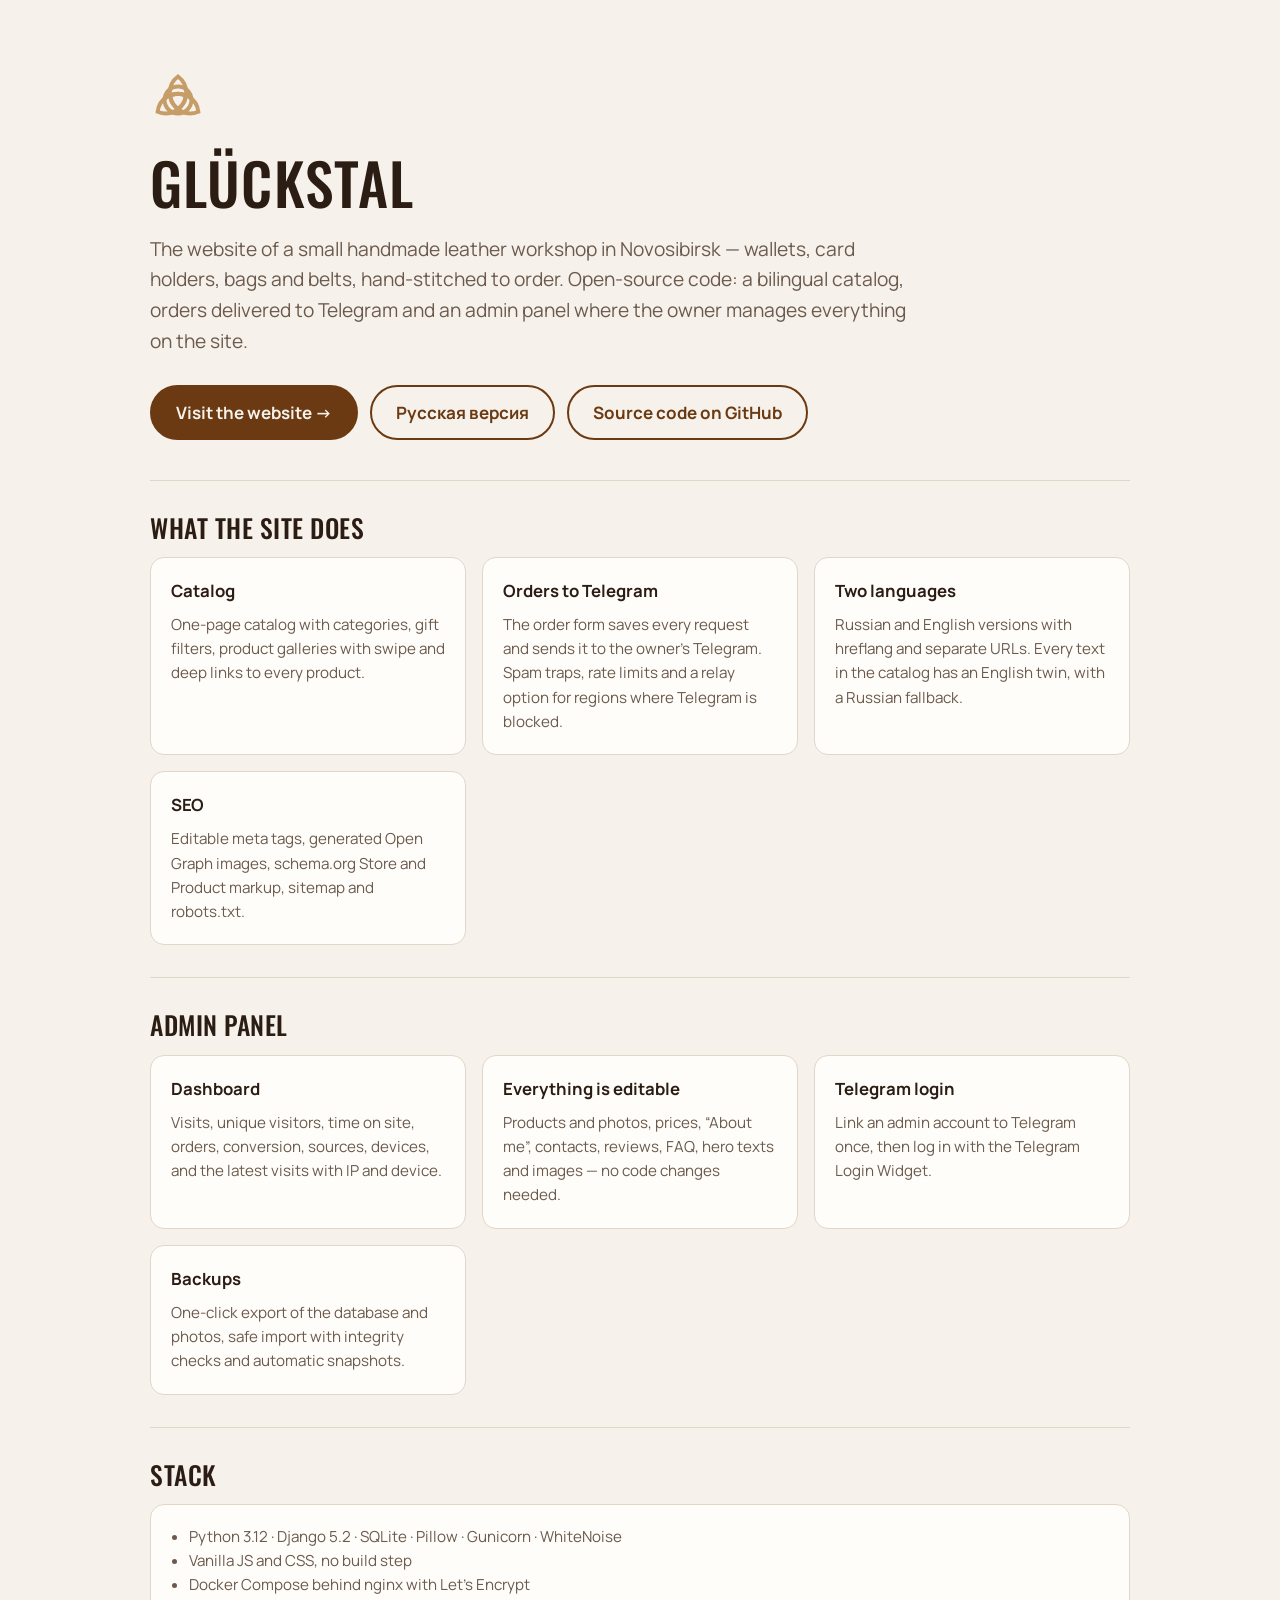
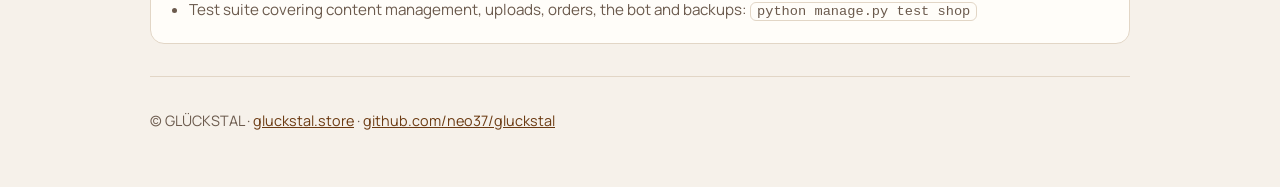
<file: docs/index.html>
<!doctype html>
<html lang="en">
<head>
<meta charset="utf-8">
<meta name="viewport" content="width=device-width, initial-scale=1">
<title>GLÜCKSTAL — handmade leather workshop website</title>
<meta name="description" content="Open-source website of GLÜCKSTAL, a handmade leather workshop in Novosibirsk: bilingual catalog, Telegram orders, Django admin with analytics and backups.">
<link rel="canonical" href="https://neo37.github.io/gluckstal/">
<meta property="og:title" content="GLÜCKSTAL — handmade leather workshop website">
<meta property="og:description" content="Bilingual catalog, Telegram orders, Django admin with analytics and backups.">
<meta property="og:url" content="https://neo37.github.io/gluckstal/">
<link rel="icon" href="data:image/svg+xml,%3Csvg xmlns='http://www.w3.org/2000/svg' viewBox='0 0 100 100'%3E%3Cg fill='none' stroke='%236b3a12' stroke-width='7'%3E%3Cpath id='l' d='M50 8 A36 36 0 0 1 50 66 A36 36 0 0 1 50 8Z'/%3E%3Cuse href='%23l' transform='rotate(120 50 50)'/%3E%3Cuse href='%23l' transform='rotate(240 50 50)'/%3E%3Ccircle cx='50' cy='50' r='24'/%3E%3C/g%3E%3C/svg%3E">
<link rel="preconnect" href="https://fonts.googleapis.com">
<link rel="preconnect" href="https://fonts.gstatic.com" crossorigin>
<link href="https://fonts.googleapis.com/css2?family=Manrope:wght@400;600;700&family=Oswald:wght@500&display=swap" rel="stylesheet">
<style>
  :root { --paper:#f6f1ea; --card:#fffdf9; --ink:#2b1d14; --ink-2:#6b5a4d; --line:#e2d6c6; --tan:#c69c67; --brown:#6b3a12; }
  @media (prefers-color-scheme: dark) { :root:not([data-theme="light"]) { --paper:#1d140e; --card:#2a1e16; --ink:#f3e9dc; --ink-2:#cdb9a3; --line:#3f2e22; --brown:#e0b27a; } }
  * { box-sizing: border-box; }
  body { margin: 0; background: var(--paper); color: var(--ink); font: 17px/1.6 Manrope, system-ui, sans-serif; }
  .wrap { width: min(980px, 100% - 32px); margin: 0 auto; }
  header { padding: 72px 0 40px; }
  .mark { width: 56px; height: 56px; color: var(--tan); }
  h1, h2 { font-family: Oswald, "Arial Narrow", sans-serif; font-weight: 500; text-transform: uppercase; letter-spacing: .02em; line-height: 1.1; }
  h1 { font-size: clamp(2.2rem, 6vw, 3.6rem); margin: 16px 0 12px; }
  h2 { font-size: 1.6rem; margin: 0 0 16px; }
  .lead { font-size: 1.2rem; color: var(--ink-2); max-width: 40em; }
  .cta { display: flex; flex-wrap: wrap; gap: 12px; margin-top: 28px; }
  .btn { display: inline-flex; align-items: center; min-height: 48px; padding: 12px 24px; border-radius: 999px; border: 2px solid var(--brown);
         background: var(--brown); color: var(--paper); font-weight: 700; text-decoration: none; }
  .btn.ghost { background: transparent; color: var(--brown); }
  section { padding: 32px 0; border-top: 1px solid var(--line); }
  .grid { display: grid; grid-template-columns: repeat(auto-fit, minmax(260px, 1fr)); gap: 16px; }
  .card { background: var(--card); border: 1px solid var(--line); border-radius: 14px; padding: 20px; }
  .card h3 { margin: 0 0 8px; font-size: 1.05rem; }
  .card p, .card li { color: var(--ink-2); font-size: .95rem; margin: 0; }
  .card ul { margin: 0; padding-left: 18px; }
  code { background: var(--card); border: 1px solid var(--line); border-radius: 6px; padding: 1px 6px; font-size: .9em; }
  footer { padding: 32px 0 56px; color: var(--ink-2); font-size: .9rem; border-top: 1px solid var(--line); }
  a { color: var(--brown); }
</style>
</head>
<body>
<header class="wrap">
  <svg class="mark" viewBox="0 0 100 100" aria-hidden="true"><g fill="none" stroke="currentColor" stroke-width="7" stroke-linecap="round"><path id="leaf" d="M50 8 A36 36 0 0 1 50 66 A36 36 0 0 1 50 8Z"/><use href="#leaf" transform="rotate(120 50 50)"/><use href="#leaf" transform="rotate(240 50 50)"/><circle cx="50" cy="50" r="24"/></g></svg>
  <h1>GLÜCKSTAL</h1>
  <p class="lead">The website of a small handmade leather workshop in Novosibirsk — wallets, card holders, bags and belts, hand-stitched to order. Open-source code: a bilingual catalog, orders delivered to Telegram and an admin panel where the owner manages everything on the site.</p>
  <div class="cta">
    <a class="btn" href="https://gluckstal.store/en/">Visit the website →</a>
    <a class="btn ghost" href="https://gluckstal.store/">Русская версия</a>
    <a class="btn ghost" href="https://github.com/neo37/gluckstal">Source code on GitHub</a>
  </div>
</header>

<main class="wrap">
  <section>
    <h2>What the site does</h2>
    <div class="grid">
      <div class="card"><h3>Catalog</h3><p>One-page catalog with categories, gift filters, product galleries with swipe and deep links to every product.</p></div>
      <div class="card"><h3>Orders to Telegram</h3><p>The order form saves every request and sends it to the owner's Telegram. Spam traps, rate limits and a relay option for regions where Telegram is blocked.</p></div>
      <div class="card"><h3>Two languages</h3><p>Russian and English versions with hreflang and separate URLs. Every text in the catalog has an English twin, with a Russian fallback.</p></div>
      <div class="card"><h3>SEO</h3><p>Editable meta tags, generated Open Graph images, schema.org Store and Product markup, sitemap and robots.txt.</p></div>
    </div>
  </section>

  <section>
    <h2>Admin panel</h2>
    <div class="grid">
      <div class="card"><h3>Dashboard</h3><p>Visits, unique visitors, time on site, orders, conversion, sources, devices, and the latest visits with IP and device.</p></div>
      <div class="card"><h3>Everything is editable</h3><p>Products and photos, prices, “About me”, contacts, reviews, FAQ, hero texts and images — no code changes needed.</p></div>
      <div class="card"><h3>Telegram login</h3><p>Link an admin account to Telegram once, then log in with the Telegram Login Widget.</p></div>
      <div class="card"><h3>Backups</h3><p>One-click export of the database and photos, safe import with integrity checks and automatic snapshots.</p></div>
    </div>
  </section>

  <section>
    <h2>Stack</h2>
    <div class="card"><ul>
      <li>Python 3.12 · Django 5.2 · SQLite · Pillow · Gunicorn · WhiteNoise</li>
      <li>Vanilla JS and CSS, no build step</li>
      <li>Docker Compose behind nginx with Let's Encrypt</li>
      <li>Test suite covering content management, uploads, orders, the bot and backups: <code>python manage.py test shop</code></li>
    </ul></div>
  </section>
</main>

<footer class="wrap">
  © GLÜCKSTAL · <a href="https://gluckstal.store/en/">gluckstal.store</a> · <a href="https://github.com/neo37/gluckstal">github.com/neo37/gluckstal</a>
</footer>
</body>
</html>
</file>
